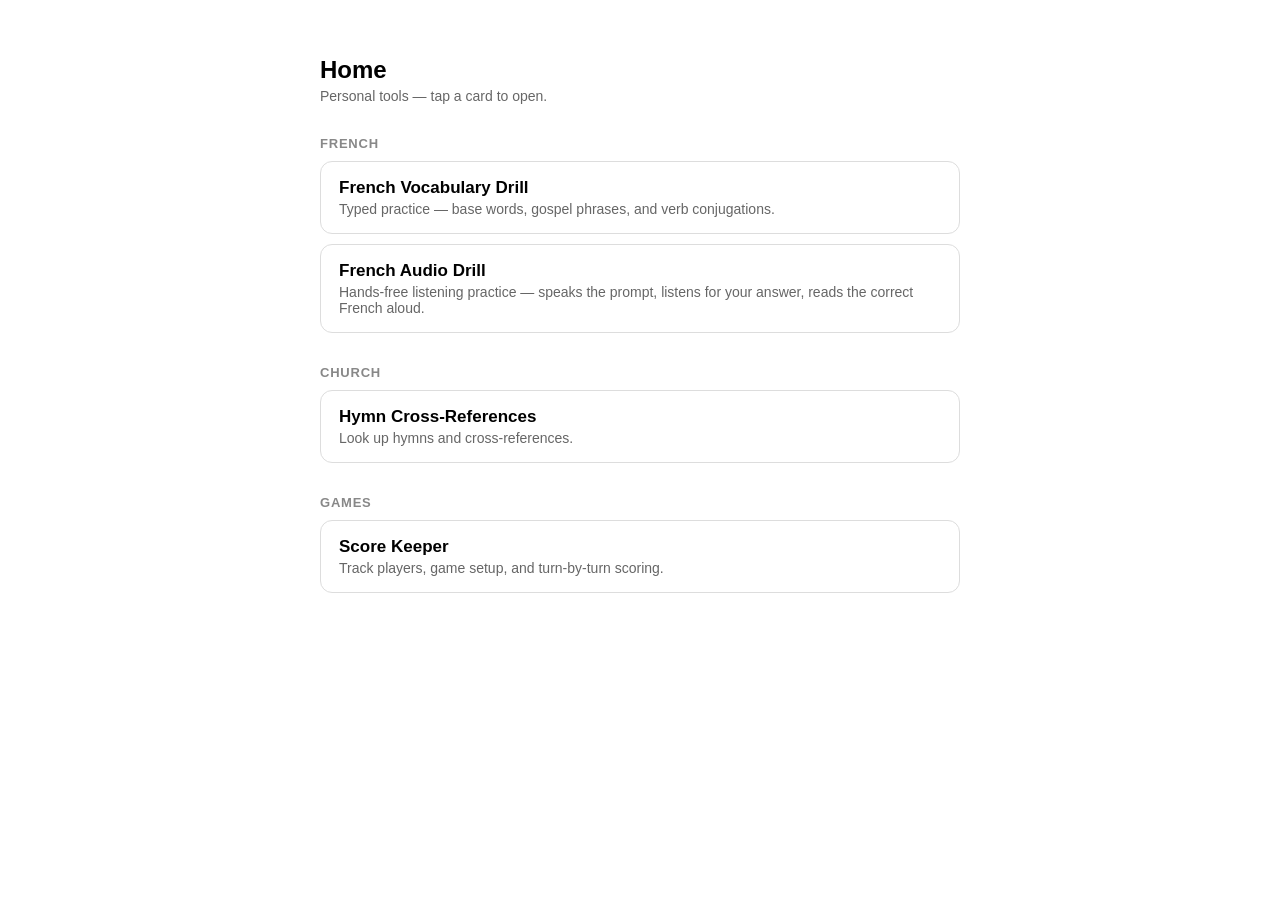
<file: index.html>
<!DOCTYPE html>
<html lang="en">
<head>
<meta charset="UTF-8">
<meta name="viewport" content="width=device-width, initial-scale=1, viewport-fit=cover">
<title>Home</title>
<style>
  :root { color-scheme: light dark; }
  body {
    font-family: -apple-system, Arial, sans-serif;
    max-width: 640px;
    margin: 0 auto;
    padding: 40px 20px 60px;
  }
  h1 { font-size: 24px; margin-bottom: 4px; }
  .subtitle { color: #666; font-size: 14px; margin-bottom: 32px; }

  .group { margin-bottom: 32px; }
  .group-title {
    font-size: 13px;
    font-weight: bold;
    text-transform: uppercase;
    letter-spacing: 0.06em;
    color: #888;
    margin-bottom: 10px;
  }

  .card {
    display: block;
    padding: 16px 18px;
    border: 1px solid #ddd;
    border-radius: 12px;
    margin-bottom: 10px;
    text-decoration: none;
    color: inherit;
    transition: border-color 120ms ease, transform 120ms ease;
  }
  .card:hover { border-color: #999; }
  .card:active { transform: scale(0.99); }

  .card-title { font-size: 17px; font-weight: 600; margin-bottom: 3px; }
  .card-desc { font-size: 14px; color: #666; }

  @media (prefers-color-scheme: dark) {
    .card { border-color: #333; }
    .card:hover { border-color: #555; }
    .group-title { color: #999; }
    .card-desc, .subtitle { color: #999; }
  }
</style>
</head>
<body>

<h1>Home</h1>
<div class="subtitle">Personal tools &mdash; tap a card to open.</div>

<div class="group">
  <div class="group-title">French</div>
  <a class="card" href="french/french_vocab_drill.html">
    <div class="card-title">French Vocabulary Drill</div>
    <div class="card-desc">Typed practice &mdash; base words, gospel phrases, and verb conjugations.</div>
  </a>
  <a class="card" href="french/french_audio_drill.html">
    <div class="card-title">French Audio Drill</div>
    <div class="card-desc">Hands-free listening practice &mdash; speaks the prompt, listens for your answer, reads the correct French aloud.</div>
  </a>
</div>

<div class="group">
  <div class="group-title">Church</div>
  <a class="card" href="church/hymns-cross-reference.html">
    <div class="card-title">Hymn Cross-References</div>
    <div class="card-desc">Look up hymns and cross-references.</div>
  </a>
</div>

<div class="group">
  <div class="group-title">Games</div>
  <a class="card" href="scorekeeper/index.html">
    <div class="card-title">Score Keeper</div>
    <div class="card-desc">Track players, game setup, and turn-by-turn scoring.</div>
  </a>
</div>

</body>
</html>
</file>
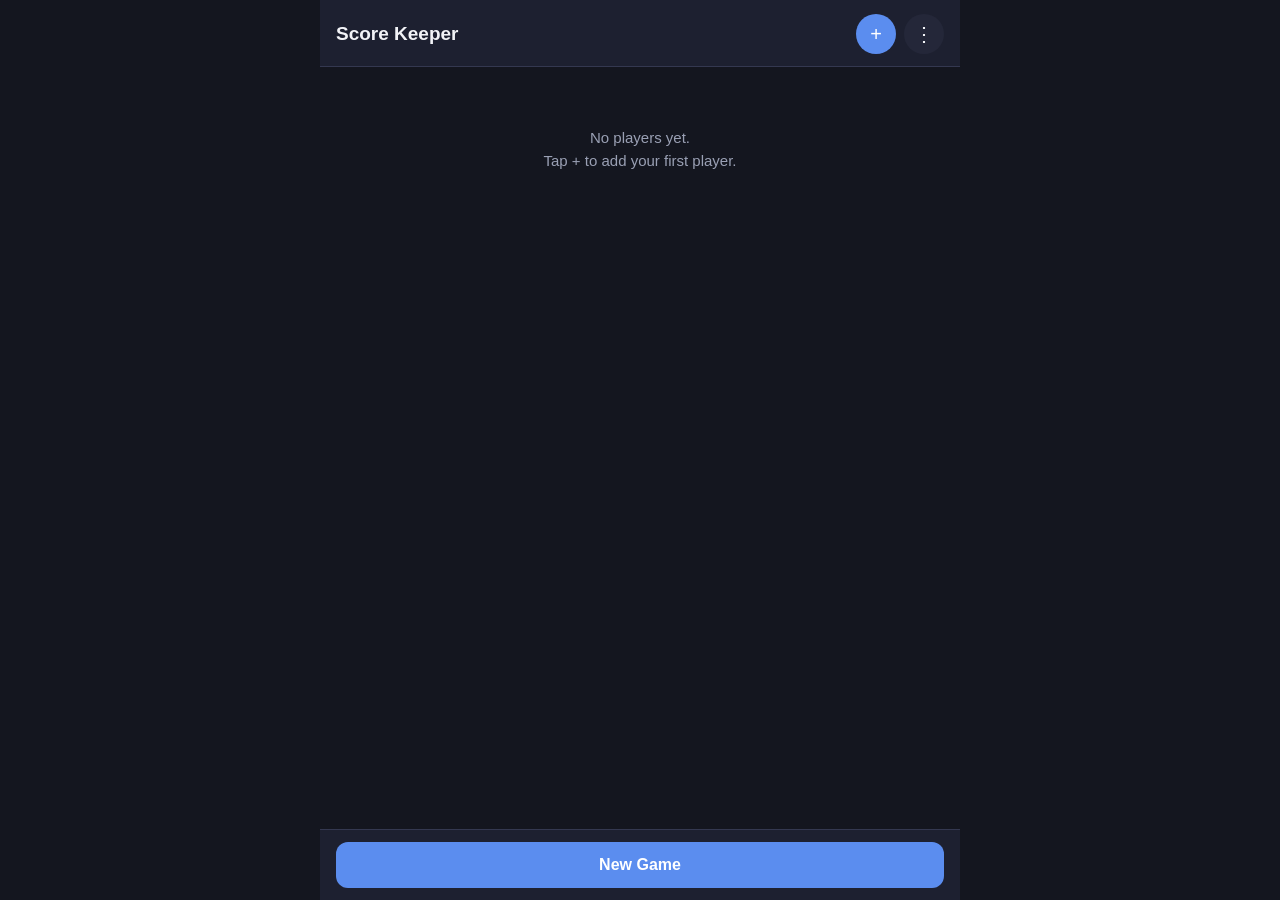
<file: scorekeeper/index.html>
<!DOCTYPE html>
<html lang="en">
<head>
<meta charset="UTF-8">
<meta name="viewport" content="width=device-width, initial-scale=1, maximum-scale=1, viewport-fit=cover">
<title>Score Keeper</title>
<meta name="description" content="Track players, game setup, and turn-by-turn scoring.">
<meta name="theme-color" content="#1b1f2a">
<link rel="manifest" href="manifest.json">
<link rel="icon" href="icons/icon-192.png">
<link rel="apple-touch-icon" href="icons/icon-192.png">
<meta name="apple-mobile-web-app-capable" content="yes">
<meta name="apple-mobile-web-app-status-bar-style" content="black-translucent">
<meta name="apple-mobile-web-app-title" content="Score Keeper">
<link rel="stylesheet" href="styles.css">
</head>
<body>
<div id="app"></div>

<!-- Templates for modals live in JS via innerHTML for simplicity -->
<input type="file" id="import-file-input" accept="application/json" style="display:none">

<script src="app.js"></script>
</body>
</html>
</file>
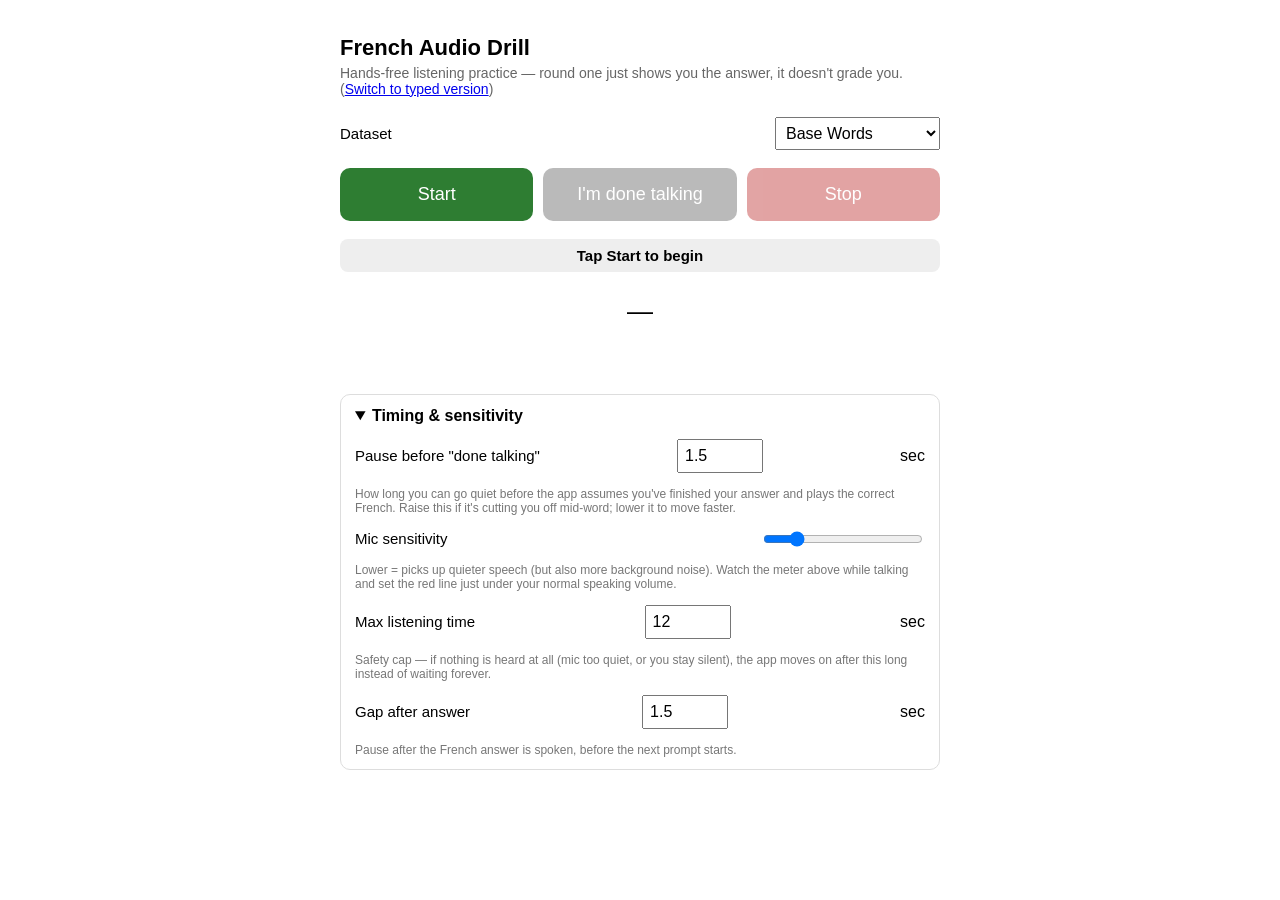
<file: french_audio_drill.html>
<!DOCTYPE html>
<html lang="en">
<head>
<meta charset="UTF-8">
<meta name="viewport" content="width=device-width, initial-scale=1, viewport-fit=cover">
<title>French Audio Drill</title>
<style>
  :root {
    color-scheme: light dark;
  }
  body {
    font-family: -apple-system, Arial, sans-serif;
    max-width: 600px;
    margin: 0 auto;
    padding: 20px 20px 60px;
  }
  h1 { font-size: 22px; margin-bottom: 4px; }
  .subtitle { color: #666; font-size: 14px; margin-bottom: 20px; }

  .row {
    display: flex;
    align-items: center;
    justify-content: space-between;
    gap: 12px;
    margin: 14px 0;
  }
  label { font-size: 15px; }
  select, input[type="number"] {
    font-size: 16px;
    padding: 6px;
  }
  input[type="range"] { width: 160px; }

  .big-buttons { display: flex; gap: 10px; margin: 18px 0; }
  button {
    flex: 1;
    padding: 16px;
    font-size: 18px;
    border-radius: 10px;
    border: none;
    cursor: pointer;
  }
  #startBtn { background: #2e7d32; color: white; }
  #stopBtn { background: #b71c1c; color: white; }
  #skipBtn { background: #555; color: white; }
  button:disabled { opacity: 0.4; cursor: default; }

  .status {
    text-align: center;
    font-size: 15px;
    font-weight: bold;
    padding: 8px;
    border-radius: 8px;
    margin: 10px 0;
    background: #eee;
  }
  .status.listening { background: #fff3cd; }
  .status.speaking { background: #d1e7ff; }
  .status.idle { background: #eee; }

  .prompt {
    font-size: 26px;
    text-align: center;
    margin: 24px 0 8px;
    min-height: 40px;
  }
  .answer {
    font-size: 20px;
    text-align: center;
    color: #2e7d32;
    min-height: 30px;
    margin-bottom: 10px;
  }

  .meter-wrap {
    position: relative;
    height: 22px;
    background: #ddd;
    border-radius: 6px;
    overflow: hidden;
    margin: 6px 0 2px;
  }
  .meter-fill {
    position: absolute;
    left: 0; top: 0; bottom: 0;
    width: 0%;
    background: #4caf50;
    transition: width 60ms linear;
  }
  .meter-threshold {
    position: absolute;
    top: 0; bottom: 0;
    width: 2px;
    background: #b71c1c;
  }

  .settings {
    border: 1px solid #ddd;
    border-radius: 10px;
    padding: 12px 14px;
    margin-top: 20px;
  }
  .settings summary {
    font-weight: bold;
    cursor: pointer;
  }
  .hint { font-size: 12px; color: #777; margin-top: 4px; }
  .wakelock-note { font-size: 12px; color: #a15c00; margin-top: 14px; }
  .error { color: #b71c1c; font-size: 14px; margin-top: 10px; white-space: pre-wrap; }
</style>
</head>
<body>

<h1>French Audio Drill</h1>
<div class="subtitle">Hands-free listening practice &mdash; round one just shows you the answer, it doesn't grade you. (<a href="french_vocab_drill.html">Switch to typed version</a>)</div>

<div class="row">
  <label for="dataset">Dataset</label>
  <select id="dataset">
    <option value="base_words.json">Base Words</option>
    <option value="gospel_phrases.json">Gospel Phrases</option>
    <option value="verb_conjugations.json">Verb Conjugations</option>
  </select>
</div>

<div class="big-buttons">
  <button id="startBtn">Start</button>
  <button id="skipBtn" disabled>I'm done talking</button>
  <button id="stopBtn" disabled>Stop</button>
</div>

<div class="status idle" id="status">Tap Start to begin</div>

<div class="prompt" id="prompt">&mdash;</div>
<div class="answer" id="answer"></div>

<div class="meter-wrap" id="meterWrap" style="display:none;">
  <div class="meter-fill" id="meterFill"></div>
  <div class="meter-threshold" id="meterThreshold"></div>
</div>
<div class="hint" id="meterHint" style="display:none;">Mic level (red line = speech threshold)</div>

<div class="error" id="error"></div>

<details class="settings" open>
  <summary>Timing &amp; sensitivity</summary>

  <div class="row">
    <label for="silence">Pause before "done talking"</label>
    <input type="number" id="silence" min="0.3" max="6" step="0.1" value="1.5" style="width: 70px;">
    <span>sec</span>
  </div>
  <div class="hint">How long you can go quiet before the app assumes you've finished your answer and plays the correct French. Raise this if it's cutting you off mid-word; lower it to move faster.</div>

  <div class="row" style="margin-top:14px;">
    <label for="threshold">Mic sensitivity</label>
    <input type="range" id="threshold" min="1" max="40" value="8">
  </div>
  <div class="hint">Lower = picks up quieter speech (but also more background noise). Watch the meter above while talking and set the red line just under your normal speaking volume.</div>

  <div class="row" style="margin-top:14px;">
    <label for="maxListen">Max listening time</label>
    <input type="number" id="maxListen" min="3" max="30" step="1" value="12" style="width: 70px;">
    <span>sec</span>
  </div>
  <div class="hint">Safety cap &mdash; if nothing is heard at all (mic too quiet, or you stay silent), the app moves on after this long instead of waiting forever.</div>

  <div class="row" style="margin-top:14px;">
    <label for="gap">Gap after answer</label>
    <input type="number" id="gap" min="0" max="6" step="0.5" value="1.5" style="width: 70px;">
    <span>sec</span>
  </div>
  <div class="hint">Pause after the French answer is spoken, before the next prompt starts.</div>
</details>

<div class="wakelock-note" id="wakelockNote"></div>

<script>
const els = {
  dataset: document.getElementById('dataset'),
  startBtn: document.getElementById('startBtn'),
  skipBtn: document.getElementById('skipBtn'),
  stopBtn: document.getElementById('stopBtn'),
  status: document.getElementById('status'),
  prompt: document.getElementById('prompt'),
  answer: document.getElementById('answer'),
  meterWrap: document.getElementById('meterWrap'),
  meterFill: document.getElementById('meterFill'),
  meterThreshold: document.getElementById('meterThreshold'),
  meterHint: document.getElementById('meterHint'),
  error: document.getElementById('error'),
  silence: document.getElementById('silence'),
  threshold: document.getElementById('threshold'),
  maxListen: document.getElementById('maxListen'),
  gap: document.getElementById('gap'),
  wakelockNote: document.getElementById('wakelockNote'),
};

let words = [];
let running = false;
let wakeLock = null;
let audioCtx = null;
let analyser = null;
let micStream = null;
let skipResolver = null; // resolves the current "listening" wait early when Skip is tapped
let sessionToken = 0; // bumps on Stop so in-flight async loops abandon themselves

function setStatus(text, cls) {
  els.status.textContent = text;
  els.status.className = 'status ' + (cls || 'idle');
}

function showError(msg) {
  els.error.textContent = msg;
}

// ---------- Data loading ----------

async function loadWords() {
  const file = els.dataset.value;
  const response = await fetch(file);
  const data = await response.json();
  words = data.map((item, i) => ({ id: i, en: item.en, fr: item.fr }));
}

function pickWord() {
  return words[Math.floor(Math.random() * words.length)];
}

// ---------- Speech synthesis ----------

function pickVoice(lang) {
  const voices = speechSynthesis.getVoices();
  return voices.find(v => v.lang === lang) || voices.find(v => v.lang && v.lang.startsWith(lang.slice(0, 2)));
}

function speak(text, lang) {
  return new Promise((resolve) => {
    if (!('speechSynthesis' in window)) { resolve(); return; }
    const utter = new SpeechSynthesisUtterance(text);
    utter.lang = lang;
    const voice = pickVoice(lang);
    if (voice) utter.voice = voice;
    utter.onend = resolve;
    utter.onerror = resolve; // never hang the loop on a TTS error
    speechSynthesis.speak(utter);
  });
}

// Chrome (esp. Android) has a known bug where speechSynthesis silently stops
// firing after long idle periods. Nudging pause/resume periodically works
// around it without any visible effect when things are already working.
let ttsHeartbeat = null;
function startTtsHeartbeat() {
  stopTtsHeartbeat();
  ttsHeartbeat = setInterval(() => {
    if (speechSynthesis.speaking) {
      speechSynthesis.pause();
      speechSynthesis.resume();
    }
  }, 8000);
}
function stopTtsHeartbeat() {
  if (ttsHeartbeat) clearInterval(ttsHeartbeat);
  ttsHeartbeat = null;
}

// ---------- Microphone / volume-based silence detection ----------

async function ensureMic() {
  if (micStream) return;
  micStream = await navigator.mediaDevices.getUserMedia({
    audio: { echoCancellation: true, noiseSuppression: true, autoGainControl: true }
  });
  audioCtx = new (window.AudioContext || window.webkitAudioContext)();
  const source = audioCtx.createMediaStreamSource(micStream);
  analyser = audioCtx.createAnalyser();
  analyser.fftSize = 1024;
  source.connect(analyser);
}

function releaseMic() {
  if (micStream) {
    micStream.getTracks().forEach(t => t.stop());
    micStream = null;
  }
  if (audioCtx) {
    audioCtx.close().catch(() => {});
    audioCtx = null;
  }
  analyser = null;
}

// Returns current mic level as 0-100.
function currentLevel() {
  if (!analyser) return 0;
  const data = new Uint8Array(analyser.fftSize);
  analyser.getByteTimeDomainData(data);
  let sumSquares = 0;
  for (let i = 0; i < data.length; i++) {
    const v = (data[i] - 128) / 128;
    sumSquares += v * v;
  }
  const rms = Math.sqrt(sumSquares / data.length);
  return Math.min(100, rms * 100 * 4); // scaled to make the meter/slider usable
}

// Waits until: mic level crosses threshold at least once, THEN stays below
// threshold for `silenceMs`. Resolves early if skip is tapped. Always
// resolves (never rejects) after `maxMs` even if nothing was heard.
function listenForSilence({ thresholdGetter, silenceMsGetter, maxMs, token }) {
  return new Promise((resolve) => {
    const start = performance.now();
    let hasStartedSpeaking = false;
    let lastAboveThreshold = start;
    let rafId = null;
    let resolved = false;

    skipResolver = () => finish();

    function finish() {
      if (resolved) return;
      resolved = true;
      skipResolver = null;
      if (rafId) cancelAnimationFrame(rafId);
      resolve();
    }

    function tick() {
      if (token !== sessionToken) { finish(); return; }
      const now = performance.now();
      const level = currentLevel();
      const threshold = thresholdGetter();

      els.meterFill.style.width = Math.min(100, level) + '%';
      els.meterThreshold.style.left = Math.min(100, threshold) + '%';

      if (level > threshold) {
        hasStartedSpeaking = true;
        lastAboveThreshold = now;
      }

      if (hasStartedSpeaking && (now - lastAboveThreshold) > silenceMsGetter() * 1000) {
        finish();
        return;
      }
      if ((now - start) > maxMs) {
        finish();
        return;
      }
      rafId = requestAnimationFrame(tick);
    }
    rafId = requestAnimationFrame(tick);
  });
}

// ---------- Wake lock ----------

async function requestWakeLock() {
  if (!('wakeLock' in navigator)) {
    els.wakelockNote.textContent = 'Screen Wake Lock isn’t supported in this browser — the screen may dim/lock during practice.';
    return;
  }
  try {
    wakeLock = await navigator.wakeLock.request('screen');
    els.wakelockNote.textContent = 'Screen will stay on during practice. Note: this only prevents auto-sleep — it does NOT let practice continue if you manually lock the phone or switch apps; the browser tab must stay open and visible.';
    wakeLock.addEventListener('release', () => {
      wakeLock = null;
    });
  } catch (err) {
    els.wakelockNote.textContent = 'Could not get a screen wake lock (' + err.message + '). The screen may dim/lock during practice.';
  }
}

function releaseWakeLock() {
  if (wakeLock) {
    wakeLock.release().catch(() => {});
    wakeLock = null;
  }
}

document.addEventListener('visibilitychange', async () => {
  if (running && document.visibilityState === 'visible' && !wakeLock) {
    await requestWakeLock();
  }
});

// ---------- Main loop ----------

async function runLoop(token) {
  while (running && token === sessionToken) {
    const item = pickWord();

    els.answer.textContent = '';
    els.prompt.textContent = item.en;
    setStatus('Speaking prompt…', 'speaking');
    await speak(item.en, 'en-US');
    if (token !== sessionToken) return;

    setStatus('Listening… speak your answer', 'listening');
    els.skipBtn.disabled = false;
    await listenForSilence({
      thresholdGetter: () => Number(els.threshold.value),
      silenceMsGetter: () => Number(els.silence.value),
      maxMs: Number(els.maxListen.value) * 1000,
      token,
    });
    els.skipBtn.disabled = true;
    if (token !== sessionToken) return;

    const answerText = item.fr.join(', ou ');
    els.answer.textContent = answerText;
    setStatus('Answer', 'speaking');
    await speak(answerText, 'fr-FR');
    if (token !== sessionToken) return;

    const gapMs = Number(els.gap.value) * 1000;
    await new Promise(r => setTimeout(r, gapMs));
  }
}

// ---------- Controls ----------

els.startBtn.addEventListener('click', async () => {
  showError('');
  try {
    els.startBtn.disabled = true;
    setStatus('Starting…', 'idle');

    await loadWords();
    if (!words.length) throw new Error('No entries found in ' + els.dataset.value);

    await ensureMic();
    await requestWakeLock();
    startTtsHeartbeat();

    els.meterWrap.style.display = 'block';
    els.meterHint.style.display = 'block';
    els.dataset.disabled = true;
    els.stopBtn.disabled = false;

    running = true;
    sessionToken++;
    runLoop(sessionToken);
  } catch (err) {
    showError('Could not start: ' + err.message + '\n\nMake sure this page is loaded over https:// (or localhost) and you allow microphone access when prompted.');
    els.startBtn.disabled = false;
  }
});

els.skipBtn.addEventListener('click', () => {
  if (skipResolver) skipResolver();
});

els.stopBtn.addEventListener('click', () => {
  running = false;
  sessionToken++;
  speechSynthesis.cancel();
  stopTtsHeartbeat();
  releaseMic();
  releaseWakeLock();

  els.startBtn.disabled = false;
  els.skipBtn.disabled = true;
  els.stopBtn.disabled = true;
  els.dataset.disabled = false;
  els.meterWrap.style.display = 'none';
  els.meterHint.style.display = 'none';
  setStatus('Stopped', 'idle');
  els.prompt.textContent = '—';
  els.answer.textContent = '';
});

// Warm up the voice list (Chrome loads it asynchronously).
if ('speechSynthesis' in window) {
  speechSynthesis.onvoiceschanged = () => speechSynthesis.getVoices();
}
</script>

</body>
</html>
</file>
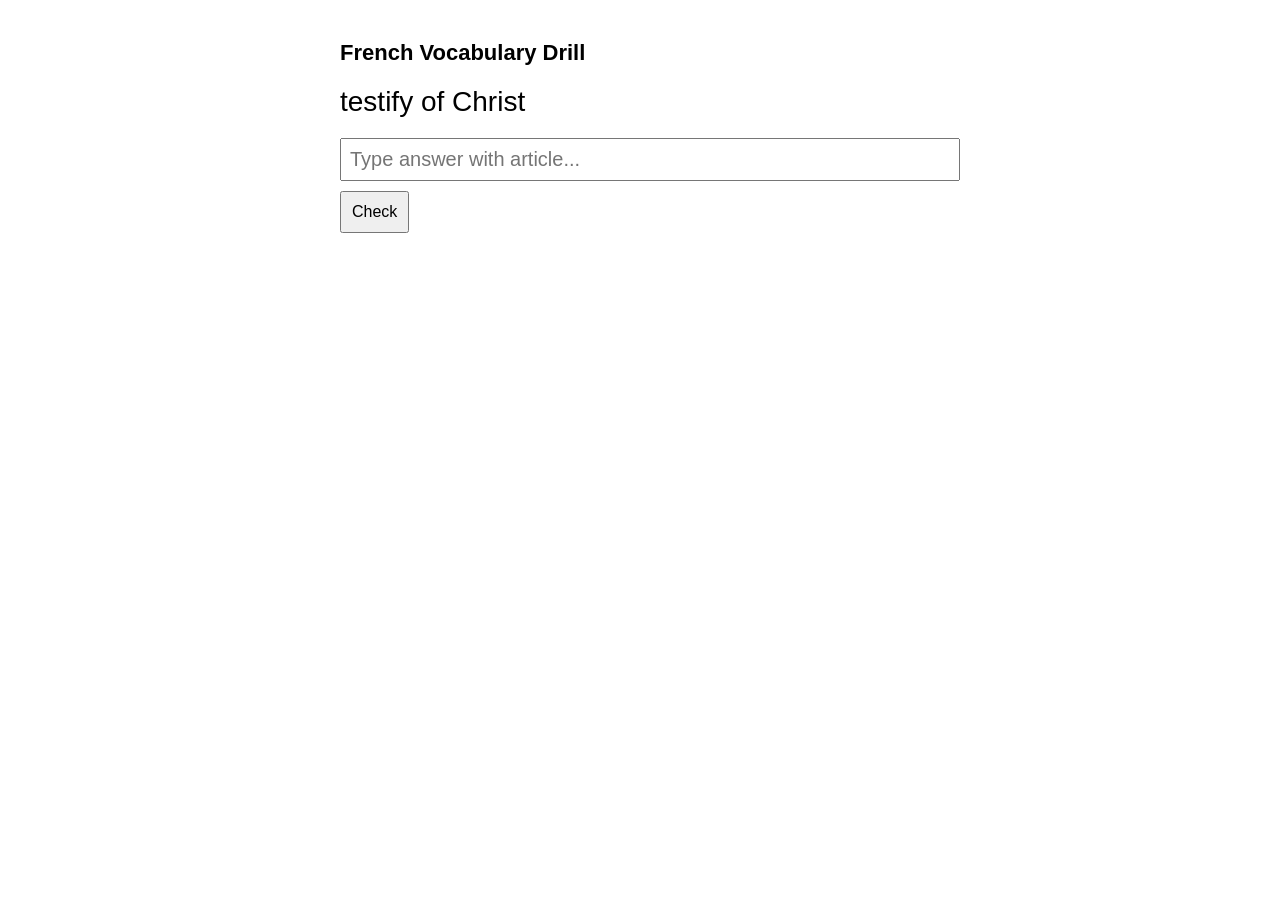
<file: french_nouns.html>
<!DOCTYPE html>
<html lang="en">
<head>
<meta charset="UTF-8">
<title>French Noun Drill</title>
<style>
  body { font-family: Arial; max-width: 600px; margin: 40px auto; }
  h1 { font-size: 22px; }
  .prompt { font-size: 28px; margin: 20px 0; }
  input { font-size: 20px; padding: 8px; width: 100%; }
  button { margin-top: 10px; padding: 10px; font-size: 16px; }
  .result { margin-top: 15px; font-weight: bold; }
  .alt { color: #555; font-size: 14px; margin-top: 5px; }
</style>
</head>
<body>

<h1>French Vocabulary Drill</h1>

<div class="prompt" id="prompt"></div>

<input id="answer" placeholder="Type answer with article..." onkeydown="handleKey(event)" />
<button onclick="checkAnswer()">Check</button>

<div class="result" id="result"></div>
<div class="alt" id="alts"></div>

<script>

// DATASET (expandable to 1000 easily)
let words = [];
let current = null;

async function loadWords() {
  const response = await fetch("gospel_phrases.json");
  const data = await response.json();

  words = data.map((item, i) => ({
    id: i,
    en: item.en,
    fr: item.fr,
    correct: 0
  }));

  nextWord();
}


// Normalize helper
function normalize(str) {
  return str.toLowerCase()
            .trim()
            .replace(/’/g, "'"); // normalize apostrophes
}


function nextWord() {
  document.getElementById("answer").value = "";
  document.getElementById("result").textContent = "";
  document.getElementById("alts").textContent = "";

  current = words[Math.floor(Math.random() * words.length)];
  document.getElementById("prompt").textContent = current.en;
}

function checkAnswer() {
  const user = normalize(document.getElementById("answer").value);
  const correctAnswers = current.fr.map(normalize);

  const resultEl = document.getElementById("result");
  const altEl = document.getElementById("alts");

  const isCorrect = correctAnswers.includes(user);
  const hasMultiple = current.fr.length > 1;

  if (isCorrect) {
    resultEl.textContent = "✅ Correct";

    // Show alternatives if multiple answers exist
    if (hasMultiple) {
      altEl.textContent = "Also: " + current.fr.join(" / ");
    } else {
      altEl.textContent = "";
    }
  } else {
    resultEl.textContent = "❌ Incorrect";
    altEl.textContent = "✅ " + current.fr.join(" / ");
  }

  // Longer delay if showing multiple answers
  const delay = (isCorrect && hasMultiple) || !isCorrect ? 2200 : 1200;

  setTimeout(nextWord, delay);
}


loadWords();

function handleKey(event) {
  if (event.key === "Enter") {
    checkAnswer();
  }
}
</script>

</body>
</html>
</file>
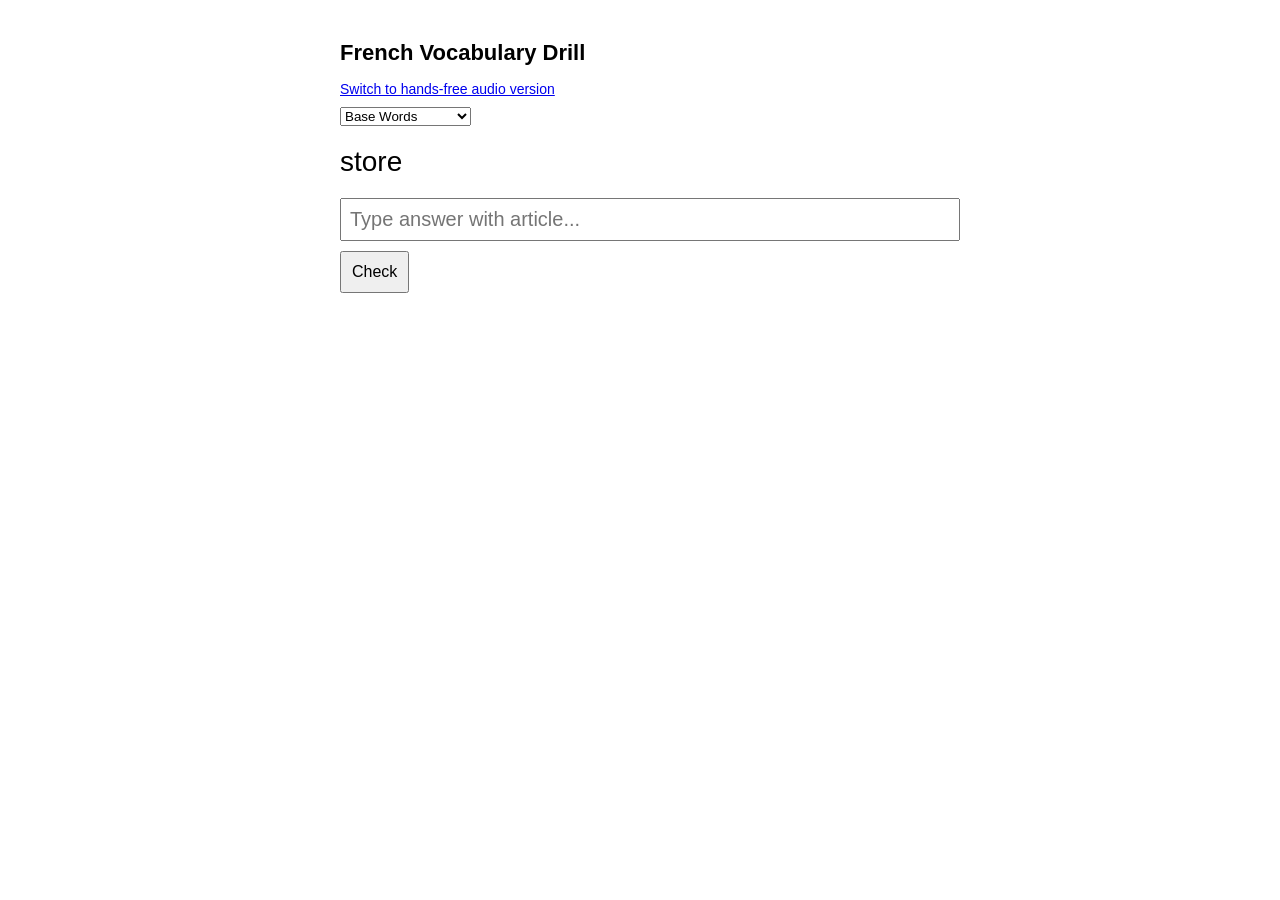
<file: french_vocab_drill.html>
<!DOCTYPE html>
<html lang="en">
<head>
<meta charset="UTF-8">
<title>French Vocab Drill</title>
<style>
  body { font-family: Arial; max-width: 600px; margin: 40px auto; }
  h1 { font-size: 22px; }
  .prompt { font-size: 28px; margin: 20px 0; }
  input { font-size: 20px; padding: 8px; width: 100%; }
  button { margin-top: 10px; padding: 10px; font-size: 16px; }
  .result { margin-top: 15px; font-weight: bold; }
  .alt { color: #555; font-size: 14px; margin-top: 5px; }
</style>
</head>
<body>

<h1>French Vocabulary Drill</h1>
<div style="font-size:14px;margin-bottom:10px;"><a href="french_audio_drill.html">Switch to hands-free audio version</a></div>

<select id="dataset" onchange="loadWords()">
  <option value="base_words.json">Base Words</option>
  <option value="gospel_phrases.json">Gospel Phrases</option>
  <option value="verb_conjugations.json">Verb Conjugations</option>
</select>

<div class="prompt" id="prompt"></div>

<input id="answer" placeholder="Type answer with article..." onkeydown="handleKey(event)" />
<button onclick="checkAnswer()">Check</button>

<div class="result" id="result"></div>
<div class="alt" id="alts"></div>

<script>

// DATASET (expandable to 1000 easily)
let words = [];
let current = null;

async function loadWords() {
  const file = document.getElementById("dataset").value;

  const response = await fetch(file);
  const data = await response.json();

  words = data.map((item, i) => ({
    id: i,
    en: item.en,
    fr: item.fr,
    correct: 0
  }));

  nextWord();
}



// Normalize helper
function normalize(str) {
  return str.toLowerCase()
            .trim()
            .replace(/’/g, "'"); // normalize apostrophes
}


function nextWord() {
  document.getElementById("answer").value = "";
  document.getElementById("result").textContent = "";
  document.getElementById("alts").textContent = "";

  current = words[Math.floor(Math.random() * words.length)];
  document.getElementById("prompt").textContent = current.en;
}

function checkAnswer() {
  const user = normalize(document.getElementById("answer").value);
  const correctAnswers = current.fr.map(normalize);

  const resultEl = document.getElementById("result");
  const altEl = document.getElementById("alts");

  const isCorrect = correctAnswers.includes(user);
  const hasMultiple = current.fr.length > 1;

  if (isCorrect) {
    resultEl.textContent = "✅ Correct";

    // Show alternatives if multiple answers exist
    if (hasMultiple) {
      altEl.textContent = "Also: " + current.fr.join(" / ");
    } else {
      altEl.textContent = "";
    }
  } else {
    resultEl.textContent = "❌ Incorrect";
    altEl.textContent = "✅ " + current.fr.join(" / ");
  }

  // Longer delay if showing multiple answers
  const delay = (isCorrect && hasMultiple) || !isCorrect ? 2200 : 1200;

  setTimeout(nextWord, delay);
}


window.onload = loadWords;

function handleKey(event) {
  if (event.key === "Enter") {
    checkAnswer();
  }
}
</script>

</body>
</html>
</file>
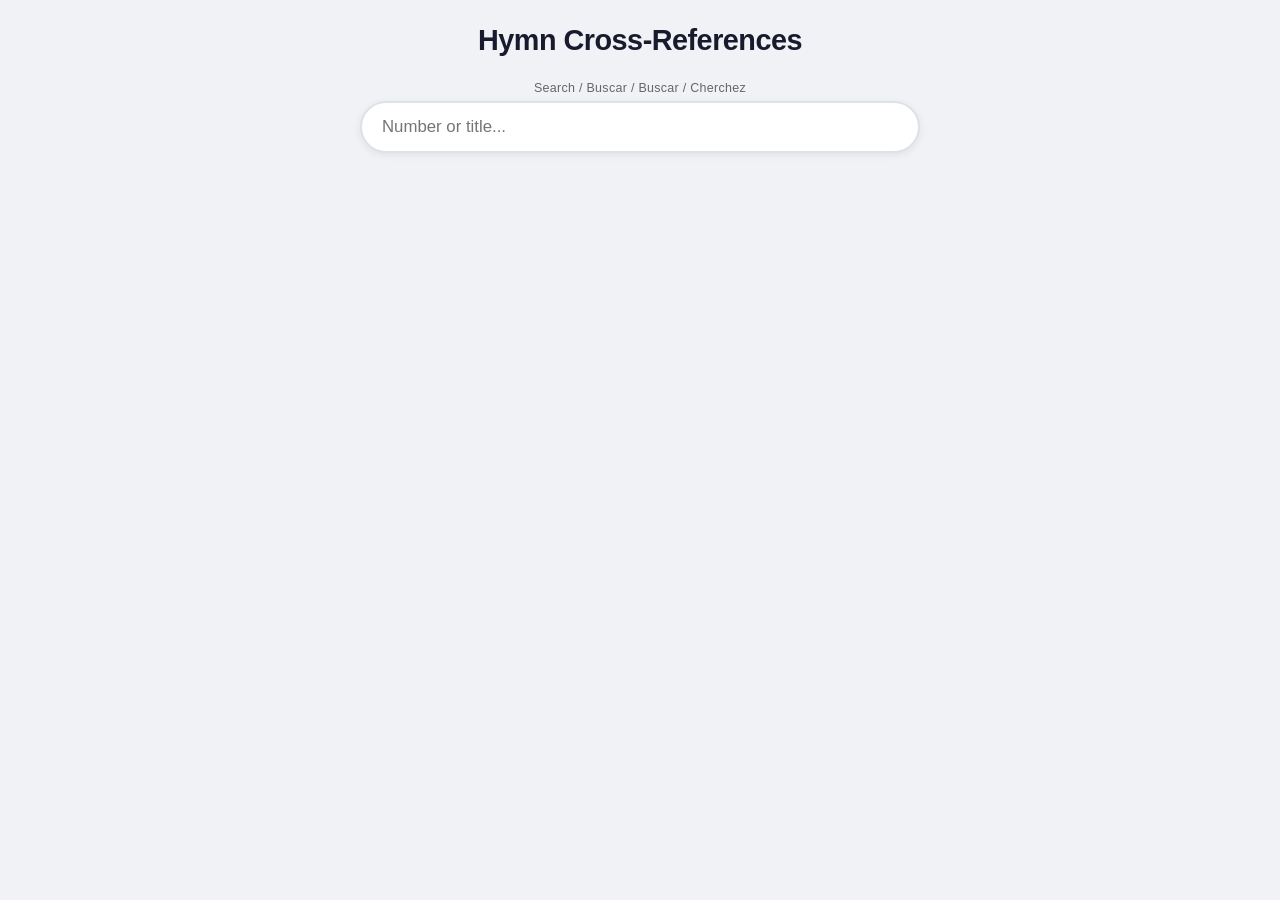
<file: hymns-cross-reference.html>
<!DOCTYPE html>
<html lang="en">
<head>
<meta charset="UTF-8">
<meta name="viewport" content="width=device-width, initial-scale=1.0">
<title>Hymn Cross-References</title>
<style>
  * { box-sizing: border-box; margin: 0; padding: 0; }

  body {
    font-family: -apple-system, BlinkMacSystemFont, 'Segoe UI', Roboto, sans-serif;
    background: #f0f2f5;
    min-height: 100vh;
    padding: 24px 16px;
    color: #1a1a2e;
  }

  h1 {
    text-align: center;
    font-size: 1.8rem;
    font-weight: 700;
    color: #1a1a2e;
    margin-bottom: 24px;
    letter-spacing: -0.5px;
  }

  .search-container {
    max-width: 560px;
    margin: 0 auto 28px;
    position: relative;
  }

  .search-label {
    display: block;
    font-size: 0.78rem;
    color: #666;
    margin-bottom: 6px;
    text-align: center;
    letter-spacing: 0.3px;
  }

  .search-input {
    width: 100%;
    padding: 14px 20px;
    font-size: 1.05rem;
    border: 2px solid #dde1ea;
    border-radius: 50px;
    outline: none;
    background: #fff;
    box-shadow: 0 2px 8px rgba(0,0,0,0.07);
    transition: border-color 0.2s, box-shadow 0.2s;
  }

  .search-input:focus {
    border-color: #4a6fa5;
    box-shadow: 0 2px 12px rgba(74,111,165,0.18);
  }

  .results {
    max-width: 560px;
    margin: 0 auto;
    display: flex;
    flex-direction: column;
    gap: 10px;
  }

  .no-results {
    text-align: center;
    color: #888;
    font-size: 0.95rem;
    margin-top: 20px;
  }

  .card {
    background: #fff;
    border-radius: 14px;
    box-shadow: 0 2px 10px rgba(0,0,0,0.09);
    overflow: hidden;
    transition: box-shadow 0.2s;
  }

  .card:hover {
    box-shadow: 0 4px 18px rgba(0,0,0,0.14);
  }

  .card-header {
    display: flex;
    align-items: center;
    padding: 14px 18px;
    gap: 10px;
    user-select: none;
  }

  .lang-badge {
    font-size: 0.68rem;
    font-weight: 700;
    letter-spacing: 0.8px;
    padding: 3px 8px;
    border-radius: 20px;
    flex-shrink: 0;
    color: #fff;
  }

  /* Language badge colors are injected dynamically by JS.
     Known languages have fixed colors; new languages cycle through a fallback palette. */

  .card-number {
    font-size: 0.9rem;
    font-weight: 600;
    color: #555;
    flex-shrink: 0;
    min-width: 28px;
  }

  .card-title-link {
    font-size: 1rem;
    font-weight: 500;
    flex: 1;
    color: #1a1a2e;
    text-decoration: none;
  }

  .card-title-link:hover {
    text-decoration: underline;
    color: #4a6fa5;
  }

  .triangle-btn {
    background: none;
    border: none;
    padding: 4px 6px;
    cursor: pointer;
    font-size: 0.75rem;
    color: #aaa;
    flex-shrink: 0;
    transition: transform 0.25s ease, color 0.15s;
    display: inline-block;
    line-height: 1;
  }

  .triangle-btn:hover {
    color: #555;
  }

  .triangle-btn.open {
    transform: rotate(90deg);
  }

  .card-xrefs {
    display: none;
    border-top: 1px solid #eef0f4;
    padding: 10px 18px 14px;
    background: #f8f9fb;
  }

  .card-xrefs.open {
    display: block;
  }

  .xref-label {
    font-size: 0.72rem;
    font-weight: 600;
    color: #999;
    letter-spacing: 0.5px;
    text-transform: uppercase;
    margin-bottom: 8px;
  }

  .xref-row {
    display: flex;
    align-items: center;
    gap: 10px;
    padding: 6px 0;
    border-bottom: 1px solid #edf0f4;
  }

  .xref-row:last-child {
    border-bottom: none;
  }

  .xref-number {
    font-size: 0.85rem;
    font-weight: 600;
    color: #666;
    min-width: 28px;
  }

  .xref-title-link {
    font-size: 0.9rem;
    color: #333;
    text-decoration: none;
  }

  .xref-title-link:hover {
    text-decoration: underline;
    color: #4a6fa5;
  }
</style>
</head>
<body>

<h1>Hymn Cross-References</h1>

<div class="search-container">
  <span class="search-label">Search / Buscar / Buscar / Cherchez</span>
  <input class="search-input" type="text" id="searchInput" placeholder="Number or title..." autocomplete="off" />
</div>

<div class="results" id="results"></div>

<script>
// Fixed colors for known languages. Any language not listed here
// will receive a color from FALLBACK_PALETTE based on its position.
const LANG_COLORS = {
  ENG: '#4a6fa5',
  ESP: '#c0392b',
  POR: '#27ae60',
  FRA: '#8e44ad'
};
const FALLBACK_PALETTE = ['#e67e22', '#16a085', '#2c3e50', '#d35400', '#1abc9c', '#e74c3c'];

function injectLangStyles(langKeys) {
  const style = document.createElement('style');
  langKeys.forEach((lang, i) => {
    const color = LANG_COLORS[lang] || FALLBACK_PALETTE[i % FALLBACK_PALETTE.length];
    style.textContent += `.lang-${lang} { background: ${color}; }\n`;
  });
  document.head.appendChild(style);
}

fetch('hymns-data.json')
  .then(r => {
    if (!r.ok) throw new Error('Failed to load hymns-data.json');
    return r.json();
  })
  .then(data => {
    const HYMNS     = data.hymns;
    const CROSS_REF = data.crossRef;
    const LANG_KEYS = Object.keys(HYMNS);

    injectLangStyles(LANG_KEYS);

    // Build reverse lookup: numToSlugs[lang][num] = [slug, ...]
    const numToSlugs = {};
    LANG_KEYS.forEach(lang => { numToSlugs[lang] = {}; });
    Object.entries(CROSS_REF).forEach(([slug, entry]) => {
      LANG_KEYS.forEach(lang => {
        const num = entry[lang.toLowerCase()];
        if (num && num !== '*') {
          if (!numToSlugs[lang][num]) numToSlugs[lang][num] = [];
          numToSlugs[lang][num].push(slug);
        }
      });
    });

    function getXRefs(lang, num) {
      const slugs = numToSlugs[lang][num] || [];
      const results = [];
      slugs.forEach(slug => {
        const entry = CROSS_REF[slug];
        LANG_KEYS.forEach(otherLang => {
          if (otherLang === lang) return;
          const val = entry[otherLang.toLowerCase()];
          if (val && val !== '*') {
            const hymn = HYMNS[otherLang][val];
            if (hymn && !results.find(r => r.lang === otherLang && r.num === val)) {
              results.push({ lang: otherLang, num: val, title: hymn.title, url: hymn.url });
            }
          }
        });
      });
      return results;
    }

    function createCard(lang, num, title, url) {
      const xrefs = getXRefs(lang, num);
      const hasXrefs = xrefs.length > 0;

      const card = document.createElement('div');
      card.className = 'card';

      const header = document.createElement('div');
      header.className = 'card-header';

      const badge = document.createElement('span');
      badge.className = 'lang-badge lang-' + lang;
      badge.textContent = lang;

      const number = document.createElement('span');
      number.className = 'card-number';
      number.textContent = num;

      const titleLink = document.createElement('a');
      titleLink.className = 'card-title-link';
      titleLink.href = url;
      titleLink.target = '_blank';
      titleLink.rel = 'noopener noreferrer';
      titleLink.textContent = title;

      header.appendChild(badge);
      header.appendChild(number);
      header.appendChild(titleLink);

      if (hasXrefs) {
        const tri = document.createElement('button');
        tri.className = 'triangle-btn';
        tri.textContent = '▶';
        tri.setAttribute('aria-label', 'Show cross-references');
        header.appendChild(tri);

        const xrefPanel = document.createElement('div');
        xrefPanel.className = 'card-xrefs';

        const xrefLabel = document.createElement('div');
        xrefLabel.className = 'xref-label';
        xrefLabel.textContent = 'Cross-references';
        xrefPanel.appendChild(xrefLabel);

        xrefs.forEach(xr => {
          const row = document.createElement('div');
          row.className = 'xref-row';

          const xBadge = document.createElement('span');
          xBadge.className = 'lang-badge lang-' + xr.lang;
          xBadge.textContent = xr.lang;

          const xNum = document.createElement('span');
          xNum.className = 'xref-number';
          xNum.textContent = xr.num;

          const xLink = document.createElement('a');
          xLink.className = 'xref-title-link';
          xLink.href = xr.url;
          xLink.target = '_blank';
          xLink.rel = 'noopener noreferrer';
          xLink.textContent = xr.title;

          row.appendChild(xBadge);
          row.appendChild(xNum);
          row.appendChild(xLink);
          xrefPanel.appendChild(row);
        });

        card.appendChild(header);
        card.appendChild(xrefPanel);

        tri.addEventListener('click', (e) => {
          e.stopPropagation();
          const open = xrefPanel.classList.toggle('open');
          tri.classList.toggle('open', open);
        });
      } else {
        card.appendChild(header);
      }

      return card;
    }

    function search(query) {
      const resultsEl = document.getElementById('results');
      resultsEl.innerHTML = '';

      const q = query.trim();
      if (!q) return;

      const isNumeric = /^\d+[a-z]?$/i.test(q);
      const cards = [];

      if (isNumeric) {
        LANG_KEYS.forEach(lang => {
          const hymn = HYMNS[lang][q];
          if (hymn) cards.push(createCard(lang, q, hymn.title, hymn.url));
        });
      } else {
        const ql = q.toLowerCase();
        LANG_KEYS.forEach(lang => {
          Object.entries(HYMNS[lang]).forEach(([num, hymn]) => {
            if (hymn.title.toLowerCase().includes(ql)) {
              cards.push(createCard(lang, num, hymn.title, hymn.url));
            }
          });
        });
      }

      if (!cards.length) {
        const msg = document.createElement('div');
        msg.className = 'no-results';
        msg.textContent = 'No hymns found.';
        resultsEl.appendChild(msg);
      } else {
        cards.forEach(c => resultsEl.appendChild(c));
      }
    }

    document.getElementById('searchInput').addEventListener('input', e => search(e.target.value));
  })
  .catch(err => {
    document.getElementById('results').innerHTML =
      '<div class="no-results">Error loading hymn data: ' + err.message + '</div>';
  });
</script>
</body>
</html>
</file>
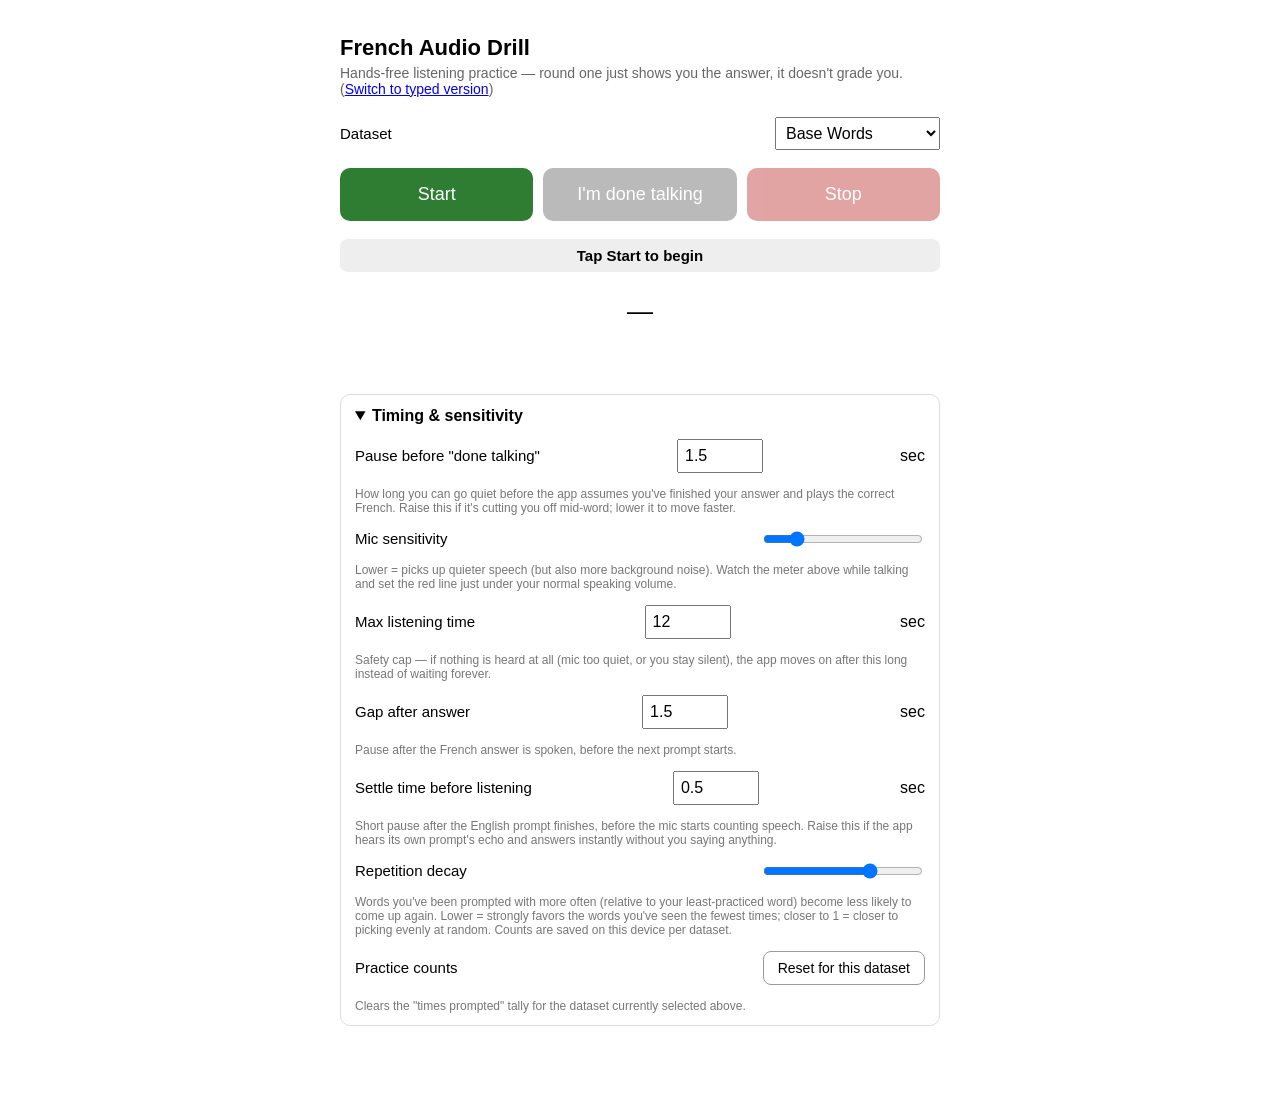
<file: french/french_audio_drill.html>
<!DOCTYPE html>
<html lang="en">
<head>
<meta charset="UTF-8">
<meta name="viewport" content="width=device-width, initial-scale=1, viewport-fit=cover">
<title>French Audio Drill</title>
<style>
  :root {
    color-scheme: light dark;
  }
  body {
    font-family: -apple-system, Arial, sans-serif;
    max-width: 600px;
    margin: 0 auto;
    padding: 20px 20px 60px;
  }
  h1 { font-size: 22px; margin-bottom: 4px; }
  .subtitle { color: #666; font-size: 14px; margin-bottom: 20px; }

  .row {
    display: flex;
    align-items: center;
    justify-content: space-between;
    gap: 12px;
    margin: 14px 0;
  }
  label { font-size: 15px; }
  select, input[type="number"] {
    font-size: 16px;
    padding: 6px;
  }
  input[type="range"] { width: 160px; }

  .big-buttons { display: flex; gap: 10px; margin: 18px 0; }
  button {
    flex: 1;
    padding: 16px;
    font-size: 18px;
    border-radius: 10px;
    border: none;
    cursor: pointer;
  }
  #startBtn { background: #2e7d32; color: white; }
  #stopBtn { background: #b71c1c; color: white; }
  #skipBtn { background: #555; color: white; }
  button:disabled { opacity: 0.4; cursor: default; }

  .status {
    text-align: center;
    font-size: 15px;
    font-weight: bold;
    padding: 8px;
    border-radius: 8px;
    margin: 10px 0;
    background: #eee;
  }
  .status.listening { background: #fff3cd; }
  .status.speaking { background: #d1e7ff; }
  .status.idle { background: #eee; }

  .prompt {
    font-size: 26px;
    text-align: center;
    margin: 24px 0 8px;
    min-height: 40px;
  }
  .answer {
    font-size: 20px;
    text-align: center;
    color: #2e7d32;
    min-height: 30px;
    margin-bottom: 10px;
  }

  .meter-wrap {
    position: relative;
    height: 22px;
    background: #ddd;
    border-radius: 6px;
    overflow: hidden;
    margin: 6px 0 2px;
  }
  .meter-fill {
    position: absolute;
    left: 0; top: 0; bottom: 0;
    width: 0%;
    background: #4caf50;
    transition: width 60ms linear;
  }
  .meter-threshold {
    position: absolute;
    top: 0; bottom: 0;
    width: 2px;
    background: #b71c1c;
  }

  .settings {
    border: 1px solid #ddd;
    border-radius: 10px;
    padding: 12px 14px;
    margin-top: 20px;
  }
  .settings summary {
    font-weight: bold;
    cursor: pointer;
  }
  .hint { font-size: 12px; color: #777; margin-top: 4px; }
  .wakelock-note { font-size: 12px; color: #a15c00; margin-top: 14px; }
  .error { color: #b71c1c; font-size: 14px; margin-top: 10px; white-space: pre-wrap; }
</style>
</head>
<body>

<h1>French Audio Drill</h1>
<div class="subtitle">Hands-free listening practice &mdash; round one just shows you the answer, it doesn't grade you. (<a href="french_vocab_drill.html">Switch to typed version</a>)</div>

<div class="row">
  <label for="dataset">Dataset</label>
  <select id="dataset">
    <option value="base_words.json">Base Words</option>
    <option value="gospel_phrases.json">Gospel Phrases</option>
    <option value="verb_conjugations.json">Verb Conjugations</option>
    <option value="french_verb_infinitives.json">Verb Infinitives</option>
  </select>
</div>

<div class="big-buttons">
  <button id="startBtn">Start</button>
  <button id="skipBtn" disabled>I'm done talking</button>
  <button id="stopBtn" disabled>Stop</button>
</div>

<div class="status idle" id="status">Tap Start to begin</div>

<div class="prompt" id="prompt">&mdash;</div>
<div class="answer" id="answer"></div>

<div class="meter-wrap" id="meterWrap" style="display:none;">
  <div class="meter-fill" id="meterFill"></div>
  <div class="meter-threshold" id="meterThreshold"></div>
</div>
<div class="hint" id="meterHint" style="display:none;">Mic level (red line = speech threshold)</div>

<div class="error" id="error"></div>

<details class="settings" open>
  <summary>Timing &amp; sensitivity</summary>

  <div class="row">
    <label for="silence">Pause before "done talking"</label>
    <input type="number" id="silence" min="0.3" max="6" step="0.1" value="1.5" style="width: 70px;">
    <span>sec</span>
  </div>
  <div class="hint">How long you can go quiet before the app assumes you've finished your answer and plays the correct French. Raise this if it's cutting you off mid-word; lower it to move faster.</div>

  <div class="row" style="margin-top:14px;">
    <label for="threshold">Mic sensitivity</label>
    <input type="range" id="threshold" min="1" max="40" value="8">
  </div>
  <div class="hint">Lower = picks up quieter speech (but also more background noise). Watch the meter above while talking and set the red line just under your normal speaking volume.</div>

  <div class="row" style="margin-top:14px;">
    <label for="maxListen">Max listening time</label>
    <input type="number" id="maxListen" min="3" max="30" step="1" value="12" style="width: 70px;">
    <span>sec</span>
  </div>
  <div class="hint">Safety cap &mdash; if nothing is heard at all (mic too quiet, or you stay silent), the app moves on after this long instead of waiting forever.</div>

  <div class="row" style="margin-top:14px;">
    <label for="gap">Gap after answer</label>
    <input type="number" id="gap" min="0" max="6" step="0.5" value="1.5" style="width: 70px;">
    <span>sec</span>
  </div>
  <div class="hint">Pause after the French answer is spoken, before the next prompt starts.</div>

  <div class="row" style="margin-top:14px;">
    <label for="settle">Settle time before listening</label>
    <input type="number" id="settle" min="0" max="2" step="0.1" value="0.5" style="width: 70px;">
    <span>sec</span>
  </div>
  <div class="hint">Short pause after the English prompt finishes, before the mic starts counting speech. Raise this if the app hears its own prompt's echo and answers instantly without you saying anything.</div>

  <div class="row" style="margin-top:14px;">
    <label for="decay">Repetition decay</label>
    <input type="range" id="decay" min="0" max="0.95" step="0.05" value="0.65">
  </div>
  <div class="hint">Words you've been prompted with more often (relative to your least-practiced word) become less likely to come up again. Lower = strongly favors the words you've seen the fewest times; closer to 1 = closer to picking evenly at random. Counts are saved on this device per dataset.</div>

  <div class="row" style="margin-top:14px;">
    <label>Practice counts</label>
    <button id="resetCountsBtn" type="button" style="flex:0 0 auto;padding:8px 14px;font-size:14px;border-radius:8px;border:1px solid #999;background:transparent;">Reset for this dataset</button>
  </div>
  <div class="hint" id="resetCountsHint">Clears the "times prompted" tally for the dataset currently selected above.</div>
</details>

<div class="wakelock-note" id="wakelockNote"></div>

<script>
const els = {
  dataset: document.getElementById('dataset'),
  startBtn: document.getElementById('startBtn'),
  skipBtn: document.getElementById('skipBtn'),
  stopBtn: document.getElementById('stopBtn'),
  status: document.getElementById('status'),
  prompt: document.getElementById('prompt'),
  answer: document.getElementById('answer'),
  meterWrap: document.getElementById('meterWrap'),
  meterFill: document.getElementById('meterFill'),
  meterThreshold: document.getElementById('meterThreshold'),
  meterHint: document.getElementById('meterHint'),
  error: document.getElementById('error'),
  silence: document.getElementById('silence'),
  threshold: document.getElementById('threshold'),
  maxListen: document.getElementById('maxListen'),
  gap: document.getElementById('gap'),
  settle: document.getElementById('settle'),
  decay: document.getElementById('decay'),
  resetCountsBtn: document.getElementById('resetCountsBtn'),
  wakelockNote: document.getElementById('wakelockNote'),
};

// Reads a numeric settings field, falling back to a safe default if the
// field is temporarily empty/invalid (e.g. mid-edit on a mobile keyboard).
// Without this, an empty field reads as NaN, and any comparison against NaN
// is always false — silently disabling whichever timeout depends on it.
function numOr(el, fallback) {
  const v = Number(el.value);
  return Number.isFinite(v) && v >= 0 ? v : fallback;
}

let words = [];
let counts = {}; // wordKey -> number of times prompted, for the current dataset
let currentDatasetFile = null;
let running = false;
let wakeLock = null;
let audioCtx = null;
let analyser = null;
let micStream = null;
let skipResolver = null; // resolves the current "listening" wait early when Skip is tapped
let sessionToken = 0; // bumps on Stop so in-flight async loops abandon themselves

function setStatus(text, cls) {
  els.status.textContent = text;
  els.status.className = 'status ' + (cls || 'idle');
}

function showError(msg) {
  els.error.textContent = msg;
}

// ---------- Data loading ----------

async function loadWords() {
  const file = els.dataset.value;
  const response = await fetch(file);
  const data = await response.json();
  words = data.map((item, i) => ({ id: i, en: item.en, fr: item.fr }));
  currentDatasetFile = file;
  counts = loadCounts(file);
}

// ---------- Practice-count tracking (spaced repetition) ----------
//
// Every time an entry is prompted we bump its count and persist it to
// localStorage, keyed per-dataset, so the weighting survives across
// sessions/reloads (not just in-memory for the current run).

function countsStorageKey(file) {
  return 'frenchAudioDrillCounts::' + file;
}

function loadCounts(file) {
  try {
    const raw = localStorage.getItem(countsStorageKey(file));
    return raw ? JSON.parse(raw) : {};
  } catch (e) {
    console.warn('Could not read practice counts from local storage:', e);
    return {};
  }
}

function saveCounts(file, data) {
  try {
    localStorage.setItem(countsStorageKey(file), JSON.stringify(data));
  } catch (e) {
    console.warn('Could not save practice counts to local storage:', e);
  }
}

// Identifies an entry stably across reloads even though array order/index
// could shift if the dataset file is edited later.
function wordKey(item) {
  return item.en + '⟩' + item.fr.join('/');
}

function countFor(item) {
  return counts[wordKey(item)] || 0;
}

function currentMinCount() {
  if (!words.length) return 0;
  let min = Infinity;
  for (const w of words) {
    const c = countFor(w);
    if (c < min) min = c;
  }
  return min === Infinity ? 0 : min;
}

// Records that `item` was just prompted and persists the updated tally.
function recordPrompt(item) {
  const key = wordKey(item);
  counts[key] = (counts[key] || 0) + 1;
  saveCounts(currentDatasetFile, counts);
}

// Picks the next word via rejection sampling: draw a uniformly random entry,
// then accept it with probability decayRate^(its count - the current
// minimum count). An entry tied for the fewest reps is always accepted
// (decayRate^0 = 1); each rep beyond the minimum multiplies its odds of
// acceptance by decayRate, so heavily-repeated entries fade out without
// ever being fully excluded. If nothing gets accepted after many tries
// (e.g. decay set very low with a small deck), fall back to an entry
// currently at the minimum count so we never hang.
function pickWord() {
  const decayRate = numOr(els.decay, 0.65);
  const minCount = currentMinCount();
  const MAX_ATTEMPTS = 500;

  for (let attempt = 0; attempt < MAX_ATTEMPTS; attempt++) {
    const candidate = words[Math.floor(Math.random() * words.length)];
    const diff = countFor(candidate) - minCount;
    const acceptProb = Math.pow(decayRate, diff);
    if (Math.random() < acceptProb) {
      return candidate;
    }
  }

  const atMinimum = words.filter(w => countFor(w) === minCount);
  return atMinimum[Math.floor(Math.random() * atMinimum.length)];
}

// ---------- Speech synthesis ----------

function pickVoice(lang) {
  const voices = speechSynthesis.getVoices();
  return voices.find(v => v.lang === lang) || voices.find(v => v.lang && v.lang.startsWith(lang.slice(0, 2)));
}

// Speaks `text`, retrying once on error before giving up. Errors are shown
// in the on-page error area instead of being swallowed, so a TTS failure is
// visible instead of looking like a silently-skipped answer.
function speak(text, lang, isRetry) {
  return new Promise((resolve) => {
    if (!('speechSynthesis' in window)) { resolve(); return; }
    const utter = new SpeechSynthesisUtterance(text);
    utter.lang = lang;
    const voice = pickVoice(lang);
    if (voice) utter.voice = voice;
    utter.onend = () => resolve();
    utter.onerror = (e) => {
      const reason = (e && e.error) || 'unknown';
      console.warn('speechSynthesis error:', reason, 'for text:', text);
      if (!isRetry) {
        // Most TTS errors here are transient (queue got interrupted/canceled),
        // so give it one more try after a brief pause rather than skipping silently.
        setTimeout(() => speak(text, lang, true).then(resolve), 300);
      } else {
        showError('Text-to-speech failed for "' + text + '" (' + reason + '). Continuing to the next item.');
        resolve();
      }
    };
    speechSynthesis.speak(utter);
  });
}

// ---------- Microphone / volume-based silence detection ----------

async function ensureMic() {
  if (micStream) return;
  micStream = await navigator.mediaDevices.getUserMedia({
    audio: { echoCancellation: true, noiseSuppression: true, autoGainControl: true }
  });
  audioCtx = new (window.AudioContext || window.webkitAudioContext)();
  const source = audioCtx.createMediaStreamSource(micStream);
  analyser = audioCtx.createAnalyser();
  analyser.fftSize = 1024;
  source.connect(analyser);

  // If the OS/browser yanks mic access away mid-session (permission revoked,
  // device disconnected, another app takes it), surface it instead of
  // freezing silently, and unstick any in-progress listen.
  micStream.getAudioTracks().forEach(track => {
    track.onended = () => {
      showError('Microphone access was lost. Tap Stop, then Start again.');
      if (skipResolver) skipResolver();
    };
  });
}

function releaseMic() {
  if (micStream) {
    micStream.getTracks().forEach(t => t.stop());
    micStream = null;
  }
  if (audioCtx) {
    audioCtx.close().catch(() => {});
    audioCtx = null;
  }
  analyser = null;
}

// Returns current mic level as 0-100.
function currentLevel() {
  if (!analyser) return 0;
  const data = new Uint8Array(analyser.fftSize);
  analyser.getByteTimeDomainData(data);
  let sumSquares = 0;
  for (let i = 0; i < data.length; i++) {
    const v = (data[i] - 128) / 128;
    sumSquares += v * v;
  }
  const rms = Math.sqrt(sumSquares / data.length);
  return Math.min(100, rms * 100 * 4); // scaled to make the meter/slider usable
}

// Minimum time the level must stay continuously above threshold before we
// count it as "you started speaking" (rather than a single noisy sample —
// an echo tail, a click, a pop). Without this, one loud frame is enough to
// mark speech as started, and if it's a brief blip that fades right away,
// the silence timer completes almost immediately.
const MIN_SPEECH_MS = 180;

// Waits until: mic level crosses threshold and stays there for MIN_SPEECH_MS
// (i.e. you actually started talking), THEN stays below threshold for
// `silenceMs`. Resolves early if skip is tapped. Always resolves (never
// rejects) after `maxMs` even if nothing was heard.
//
// Uses setInterval rather than requestAnimationFrame: rAF stops firing
// entirely while the page is hidden (screen locked, app switched away),
// which would freeze this Promise forever with no way to recover. A polling
// interval keeps running (throttled, but not stopped) in that situation, so
// the silence/max-listen checks below still eventually fire.
function listenForSilence({ thresholdGetter, silenceMsGetter, maxMs, token }) {
  return new Promise((resolve) => {
    const start = performance.now();
    let hasStartedSpeaking = false;
    let aboveThresholdSince = null;
    let lastAboveThreshold = start;
    let intervalId = null;
    let resolved = false;

    skipResolver = () => finish();

    function finish() {
      if (resolved) return;
      resolved = true;
      skipResolver = null;
      if (intervalId) clearInterval(intervalId);
      resolve();
    }

    function tick() {
      if (token !== sessionToken) { finish(); return; }

      // Recover from the browser auto-suspending the AudioContext (common
      // after backgrounding); otherwise the analyser just returns stale data
      // forever and this never notices real speech again.
      if (audioCtx && audioCtx.state !== 'running') {
        audioCtx.resume().catch(() => {});
      }

      const now = performance.now();
      const level = currentLevel();
      const threshold = thresholdGetter();

      els.meterFill.style.width = Math.min(100, level) + '%';
      els.meterThreshold.style.left = Math.min(100, threshold) + '%';

      if (level > threshold) {
        if (aboveThresholdSince === null) aboveThresholdSince = now;
        lastAboveThreshold = now;
        if (!hasStartedSpeaking && (now - aboveThresholdSince) >= MIN_SPEECH_MS) {
          hasStartedSpeaking = true;
        }
      } else {
        aboveThresholdSince = null; // require a continuous run, not cumulative
      }

      if (hasStartedSpeaking && (now - lastAboveThreshold) > silenceMsGetter() * 1000) {
        finish();
        return;
      }
      if ((now - start) > maxMs) {
        finish();
        return;
      }
    }
    intervalId = setInterval(tick, 100);
    tick();
  });
}

// ---------- Wake lock ----------

async function requestWakeLock() {
  if (!('wakeLock' in navigator)) {
    els.wakelockNote.textContent = 'Screen Wake Lock isn’t supported in this browser — the screen may dim/lock during practice.';
    return;
  }
  try {
    wakeLock = await navigator.wakeLock.request('screen');
    els.wakelockNote.textContent = 'Screen will stay on during practice. Note: this only prevents auto-sleep — it does NOT let practice continue if you manually lock the phone or switch apps; the browser tab must stay open and visible.';
    wakeLock.addEventListener('release', () => {
      wakeLock = null;
    });
  } catch (err) {
    els.wakelockNote.textContent = 'Could not get a screen wake lock (' + err.message + '). The screen may dim/lock during practice.';
  }
}

function releaseWakeLock() {
  if (wakeLock) {
    wakeLock.release().catch(() => {});
    wakeLock = null;
  }
}

document.addEventListener('visibilitychange', async () => {
  if (!running) return;
  if (document.visibilityState !== 'visible') return;

  if (!wakeLock) await requestWakeLock();
  if (audioCtx && audioCtx.state !== 'running') {
    audioCtx.resume().catch(() => {});
  }
  // Belt-and-suspenders recovery: whatever caused a stall while the page was
  // hidden (rAF-class throttling, a suspended AudioContext, a muted mic
  // track), don't trust it — just end the current listening phase now that
  // we're back, the same way tapping "I'm done talking" would.
  if (skipResolver) skipResolver();
});

// ---------- Main loop ----------

async function runLoop(token) {
  while (running && token === sessionToken) {
    const item = pickWord();
    recordPrompt(item);

    els.answer.textContent = '';
    els.prompt.textContent = item.en;
    setStatus('Speaking prompt…', 'speaking');
    await speak(item.en, 'en-US');
    if (token !== sessionToken) return;

    // Brief settle pause so the mic isn't immediately fed the tail/echo of
    // the prompt that was just played through the speaker — without this,
    // that echo alone can be enough to satisfy the speech threshold and
    // "answer" the question before you've said anything.
    const settleMs = numOr(els.settle, 0.5) * 1000;
    if (settleMs > 0) {
      await new Promise(r => setTimeout(r, settleMs));
      if (token !== sessionToken) return;
    }

    setStatus('Listening… speak your answer', 'listening');
    els.skipBtn.disabled = false;
    await listenForSilence({
      thresholdGetter: () => numOr(els.threshold, 8),
      silenceMsGetter: () => numOr(els.silence, 1.5),
      maxMs: numOr(els.maxListen, 12) * 1000,
      token,
    });
    els.skipBtn.disabled = true;
    if (token !== sessionToken) return;

    const answerText = item.fr.join(', ou ');
    els.answer.textContent = answerText;
    setStatus('Answer', 'speaking');
    await speak(answerText, 'fr-FR');
    if (token !== sessionToken) return;

    const gapMs = numOr(els.gap, 1.5) * 1000;
    await new Promise(r => setTimeout(r, gapMs));
  }
}

// ---------- Controls ----------

els.startBtn.addEventListener('click', async () => {
  showError('');
  try {
    els.startBtn.disabled = true;
    setStatus('Starting…', 'idle');

    await loadWords();
    if (!words.length) throw new Error('No entries found in ' + els.dataset.value);

    await ensureMic();
    await requestWakeLock();

    els.meterWrap.style.display = 'block';
    els.meterHint.style.display = 'block';
    els.dataset.disabled = true;
    els.stopBtn.disabled = false;

    running = true;
    sessionToken++;
    runLoop(sessionToken);
  } catch (err) {
    showError('Could not start: ' + err.message + '\n\nMake sure this page is loaded over https:// (or localhost) and you allow microphone access when prompted.');
    els.startBtn.disabled = false;
  }
});

els.skipBtn.addEventListener('click', () => {
  if (skipResolver) skipResolver();
});

els.resetCountsBtn.addEventListener('click', () => {
  const file = els.dataset.value;
  const label = els.dataset.options[els.dataset.selectedIndex].text;
  localStorage.removeItem(countsStorageKey(file));
  if (file === currentDatasetFile) counts = {};

  const hintEl = document.getElementById('resetCountsHint');
  const original = 'Clears the "times prompted" tally for the dataset currently selected above.';
  hintEl.textContent = 'Practice counts reset for "' + label + '".';
  setTimeout(() => { hintEl.textContent = original; }, 2500);
});

els.stopBtn.addEventListener('click', () => {
  running = false;
  sessionToken++;
  speechSynthesis.cancel();
  releaseMic();
  releaseWakeLock();

  els.startBtn.disabled = false;
  els.skipBtn.disabled = true;
  els.stopBtn.disabled = true;
  els.dataset.disabled = false;
  els.meterWrap.style.display = 'none';
  els.meterHint.style.display = 'none';
  setStatus('Stopped', 'idle');
  els.prompt.textContent = '—';
  els.answer.textContent = '';
});

// Warm up the voice list (Chrome loads it asynchronously).
if ('speechSynthesis' in window) {
  speechSynthesis.onvoiceschanged = () => speechSynthesis.getVoices();
}
</script>

</body>
</html>
</file>
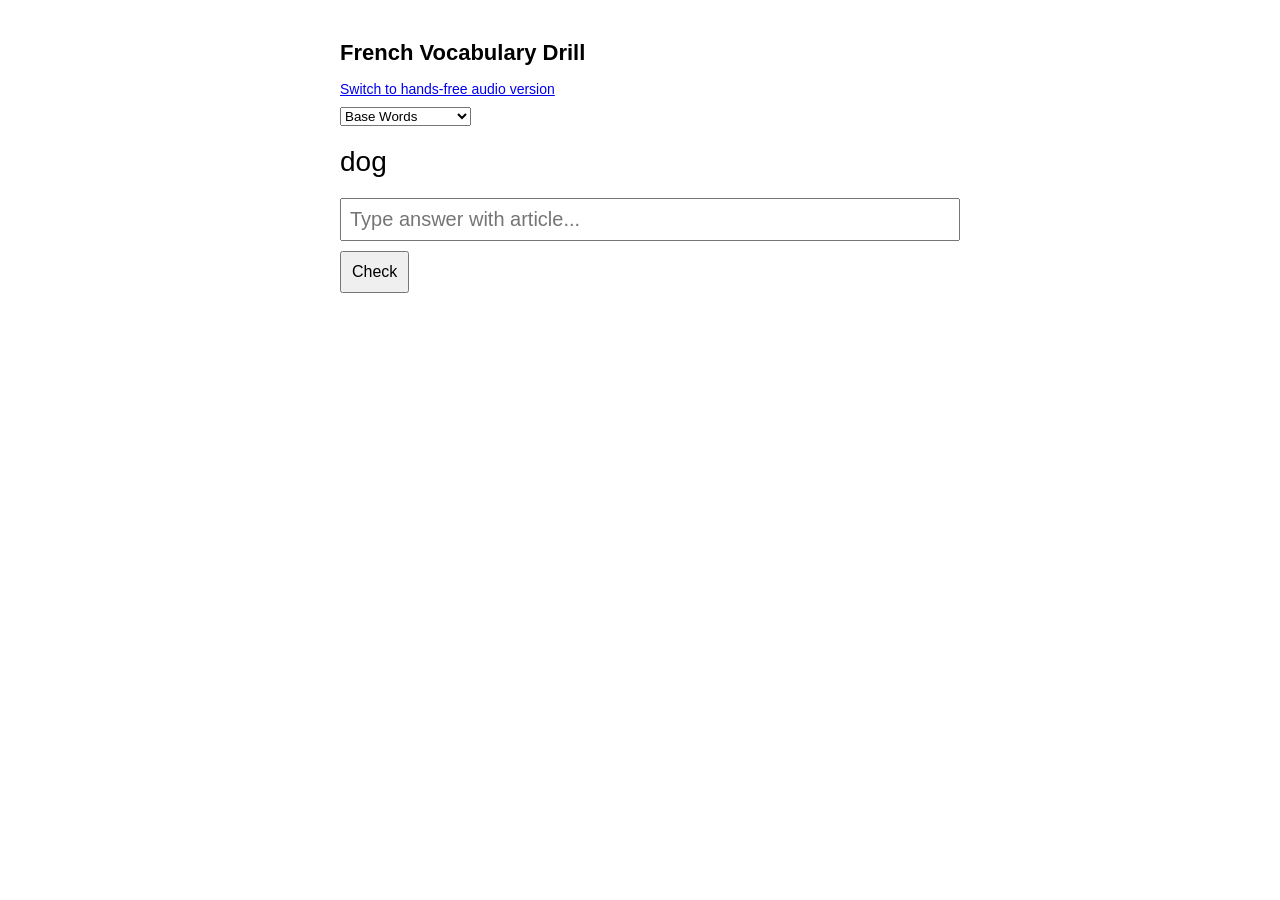
<file: french/french_vocab_drill.html>
<!DOCTYPE html>
<html lang="en">
<head>
<meta charset="UTF-8">
<title>French Vocab Drill</title>
<style>
  body { font-family: Arial; max-width: 600px; margin: 40px auto; }
  h1 { font-size: 22px; }
  .prompt { font-size: 28px; margin: 20px 0; }
  input { font-size: 20px; padding: 8px; width: 100%; }
  button { margin-top: 10px; padding: 10px; font-size: 16px; }
  .result { margin-top: 15px; font-weight: bold; }
  .alt { color: #555; font-size: 14px; margin-top: 5px; }
</style>
</head>
<body>

<h1>French Vocabulary Drill</h1>
<div style="font-size:14px;margin-bottom:10px;"><a href="french_audio_drill.html">Switch to hands-free audio version</a></div>

<select id="dataset" onchange="loadWords()">
  <option value="base_words.json">Base Words</option>
  <option value="gospel_phrases.json">Gospel Phrases</option>
  <option value="verb_conjugations.json">Verb Conjugations</option>
  <option value="french_verb_infinitives.json">Verb Infinitives</option>
</select>

<div class="prompt" id="prompt"></div>

<input id="answer" placeholder="Type answer with article..." onkeydown="handleKey(event)" />
<button onclick="checkAnswer()">Check</button>

<div class="result" id="result"></div>
<div class="alt" id="alts"></div>

<script>

// DATASET (expandable to 1000 easily)
let words = [];
let current = null;

async function loadWords() {
  const file = document.getElementById("dataset").value;

  const response = await fetch(file);
  const data = await response.json();

  words = data.map((item, i) => ({
    id: i,
    en: item.en,
    fr: item.fr,
    correct: 0
  }));

  nextWord();
}



// Normalize helper
function normalize(str) {
  return str.toLowerCase()
            .trim()
            .replace(/’/g, "'"); // normalize apostrophes
}


function nextWord() {
  document.getElementById("answer").value = "";
  document.getElementById("result").textContent = "";
  document.getElementById("alts").textContent = "";

  current = words[Math.floor(Math.random() * words.length)];
  document.getElementById("prompt").textContent = current.en;
}

function checkAnswer() {
  const user = normalize(document.getElementById("answer").value);
  const correctAnswers = current.fr.map(normalize);

  const resultEl = document.getElementById("result");
  const altEl = document.getElementById("alts");

  const isCorrect = correctAnswers.includes(user);
  const hasMultiple = current.fr.length > 1;

  if (isCorrect) {
    resultEl.textContent = "✅ Correct";

    // Show alternatives if multiple answers exist
    if (hasMultiple) {
      altEl.textContent = "Also: " + current.fr.join(" / ");
    } else {
      altEl.textContent = "";
    }
  } else {
    resultEl.textContent = "❌ Incorrect";
    altEl.textContent = "✅ " + current.fr.join(" / ");
  }

  // Longer delay if showing multiple answers
  const delay = (isCorrect && hasMultiple) || !isCorrect ? 2200 : 1200;

  setTimeout(nextWord, delay);
}


window.onload = loadWords;

function handleKey(event) {
  if (event.key === "Enter") {
    checkAnswer();
  }
}
</script>

</body>
</html>
</file>
<file: scorekeeper/styles.css>
:root {
  --bg: #14161f;
  --bg-elevated: #1d2030;
  --bg-card: #242739;
  --bg-input: #2b2f45;
  --text: #f2f3f7;
  --text-dim: #9aa0b4;
  --accent: #5b8def;
  --accent-2: #37c99a;
  --danger: #ef5b5b;
  --border: #343850;
  --radius: 14px;
  --safe-top: env(safe-area-inset-top, 0px);
  --safe-bottom: env(safe-area-inset-bottom, 0px);
  color-scheme: dark;
}

* { box-sizing: border-box; -webkit-tap-highlight-color: transparent; }

html, body {
  height: 100%;
  margin: 0;
  background: var(--bg);
  color: var(--text);
  font-family: -apple-system, BlinkMacSystemFont, "Segoe UI", Roboto, Helvetica, Arial, sans-serif;
  overscroll-behavior-y: none;
  -webkit-user-select: none;
  user-select: none;
}

input, textarea {
  -webkit-user-select: text;
  user-select: text;
}

#app {
  display: flex;
  flex-direction: column;
  height: 100%;
  max-width: 640px;
  margin: 0 auto;
}

button {
  font-family: inherit;
  color: inherit;
  border: none;
  cursor: pointer;
  background: none;
}

.header {
  display: flex;
  align-items: center;
  justify-content: space-between;
  gap: 10px;
  padding: calc(14px + var(--safe-top)) 16px 12px;
  background: var(--bg-elevated);
  border-bottom: 1px solid var(--border);
  position: sticky;
  top: 0;
  z-index: 20;
}

.header h1 {
  font-size: 19px;
  margin: 0;
  font-weight: 700;
}

.header-actions { display: flex; gap: 8px; align-items: center; }

.icon-btn {
  width: 40px;
  height: 40px;
  border-radius: 50%;
  background: var(--bg-card);
  display: flex;
  align-items: center;
  justify-content: center;
  font-size: 20px;
  flex-shrink: 0;
}
.icon-btn:active { background: var(--accent); }

.icon-btn.primary {
  background: var(--accent);
  color: white;
}

.back-btn {
  font-size: 15px;
  color: var(--accent);
  padding: 6px 4px;
  font-weight: 600;
}

.scroll-area {
  flex: 1;
  overflow-y: auto;
  -webkit-overflow-scrolling: touch;
  padding-bottom: calc(20px + var(--safe-bottom));
}

/* ---------- Roster list ---------- */

.sort-row {
  display: grid;
  grid-template-columns: 56px 1fr 74px;
  gap: 10px;
  padding: 8px 16px;
  font-size: 12px;
  color: var(--text-dim);
  text-transform: uppercase;
  letter-spacing: 0.04em;
  position: sticky;
  top: 0;
  background: var(--bg);
  z-index: 10;
}
.sort-row button {
  display: flex;
  align-items: center;
  gap: 3px;
  color: var(--text-dim);
  font-size: 12px;
  text-transform: uppercase;
  letter-spacing: 0.04em;
  padding: 4px 0;
}
.sort-row button.active { color: var(--accent); font-weight: 700; }
.sort-arrow { font-size: 10px; }

.player-row {
  display: grid;
  grid-template-columns: 56px 1fr 74px;
  align-items: center;
  gap: 10px;
  padding: 10px 16px;
  border-bottom: 1px solid var(--border);
}
.player-row:active { background: var(--bg-card); }

.avatar {
  width: 44px;
  height: 44px;
  border-radius: 50%;
  display: flex;
  align-items: center;
  justify-content: center;
  font-weight: 700;
  font-size: 15px;
  color: white;
  overflow: hidden;
  white-space: nowrap;
  text-overflow: clip;
  flex-shrink: 0;
}

.player-name { font-size: 16px; font-weight: 600; }
.player-sub { font-size: 12px; color: var(--text-dim); margin-top: 2px; }

.stat-col { text-align: right; font-size: 14px; color: var(--text-dim); font-variant-numeric: tabular-nums; }
.stat-col b { color: var(--text); }

.empty-state {
  text-align: center;
  color: var(--text-dim);
  padding: 60px 30px;
  font-size: 15px;
  line-height: 1.5;
}

.fab-wrap {
  padding: 12px 16px calc(12px + var(--safe-bottom));
  background: var(--bg-elevated);
  border-top: 1px solid var(--border);
}

.btn {
  display: block;
  width: 100%;
  text-align: center;
  padding: 14px;
  border-radius: 12px;
  background: var(--accent);
  color: white;
  font-size: 16px;
  font-weight: 700;
}
.btn:disabled { opacity: 0.4; }
.btn.secondary { background: var(--bg-card); color: var(--text); }
.btn.danger { background: var(--danger); color: white; }
.btn.ghost { background: none; border: 1px solid var(--border); color: var(--text); }

/* ---------- Modal ---------- */

.modal-backdrop {
  position: fixed;
  inset: 0;
  background: rgba(0,0,0,0.55);
  display: flex;
  align-items: flex-end;
  z-index: 100;
}
.modal-backdrop.center { align-items: center; padding: 20px; }

.modal {
  background: var(--bg-elevated);
  width: 100%;
  max-height: 85vh;
  overflow-y: auto;
  border-radius: 20px 20px 0 0;
  padding: 20px 18px calc(20px + var(--safe-bottom));
}
.modal-backdrop.center .modal {
  border-radius: 18px;
  max-width: 420px;
  margin: 0 auto;
}

.modal h2 { margin: 0 0 16px; font-size: 18px; }

.field { margin-bottom: 16px; }
.field label {
  display: block;
  font-size: 12px;
  color: var(--text-dim);
  text-transform: uppercase;
  letter-spacing: 0.04em;
  margin-bottom: 6px;
}
.field input[type=text], .field input[type=number] {
  width: 100%;
  padding: 12px 14px;
  border-radius: 10px;
  border: 1px solid var(--border);
  background: var(--bg-input);
  color: var(--text);
  font-size: 16px;
}

.color-grid {
  display: flex;
  flex-wrap: wrap;
  gap: 10px;
}
.color-swatch {
  width: 34px;
  height: 34px;
  border-radius: 50%;
  border: 2px solid transparent;
}
.color-swatch.selected { border-color: var(--text); }

.modal-actions { display: flex; gap: 10px; margin-top: 6px; }
.modal-actions .btn { flex: 1; }

/* ---------- New game setup ---------- */

.setup-section-title {
  font-size: 12px;
  text-transform: uppercase;
  letter-spacing: 0.05em;
  color: var(--text-dim);
  padding: 14px 16px 6px;
}

.win-toggle {
  display: flex;
  gap: 8px;
  padding: 0 16px 12px;
}
.win-toggle button {
  flex: 1;
  padding: 10px;
  border-radius: 10px;
  background: var(--bg-card);
  border: 1px solid var(--border);
  font-size: 14px;
  font-weight: 600;
}
.win-toggle button.selected { background: var(--accent); border-color: var(--accent); color: white; }

.solo-note {
  margin: 0 16px 12px;
  padding: 10px 12px;
  background: var(--bg-card);
  border-radius: 10px;
  font-size: 13px;
  color: var(--text-dim);
}

.active-players-panel {
  margin: 0 16px 14px;
  background: var(--bg-card);
  border-radius: var(--radius);
  padding: 6px 0;
}
.active-players-panel .empty-state { padding: 24px 16px; font-size: 14px; }

.active-player-row {
  display: flex;
  align-items: center;
  gap: 10px;
  padding: 8px 12px;
}
.active-player-row + .active-player-row { border-top: 1px solid var(--border); }
.active-player-row.dragging { opacity: 0.35; }
.active-player-row .drag-handle {
  font-size: 18px;
  color: var(--text-dim);
  padding: 6px;
  touch-action: none;
}
.active-player-row .name { flex: 1; font-size: 15px; font-weight: 600; }
.active-player-row .arrows { display: flex; flex-direction: column; }
.active-player-row .arrows button { font-size: 13px; padding: 2px 6px; color: var(--text-dim); }
.active-player-row .remove-btn { font-size: 18px; color: var(--danger); padding: 6px; }

.roster-pick-row {
  display: grid;
  grid-template-columns: 44px 1fr 68px;
  align-items: center;
  gap: 10px;
  padding: 9px 16px;
  border-bottom: 1px solid var(--border);
}
.roster-pick-row.selected { background: rgba(91,141,239,0.12); }
.roster-pick-row .avatar { width: 38px; height: 38px; font-size: 13px; }

.drag-ghost {
  position: fixed;
  pointer-events: none;
  z-index: 200;
  opacity: 0.9;
  transform: translate(-50%, -50%);
}

/* ---------- Active game ---------- */

.game-toolbar {
  display: flex;
  align-items: center;
  justify-content: space-between;
  gap: 10px;
  padding: 10px 16px;
  background: var(--bg-elevated);
  border-bottom: 1px solid var(--border);
}
.game-toolbar .round-label { font-size: 14px; color: var(--text-dim); font-weight: 600; }
.orientation-toggle { display: flex; background: var(--bg-card); border-radius: 10px; padding: 3px; }
.orientation-toggle button { padding: 6px 10px; border-radius: 8px; font-size: 13px; }
.orientation-toggle button.selected { background: var(--accent); color: white; }

.score-table-wrap {
  overflow: auto;
  -webkit-overflow-scrolling: touch;
  padding: 10px;
}
table.score-table {
  border-collapse: collapse;
  width: 100%;
  min-width: 100%;
}
table.score-table th, table.score-table td {
  border: 1px solid var(--border);
  text-align: center;
  padding: 0;
  min-width: 58px;
}
table.score-table th.row-head, table.score-table td.row-head {
  min-width: 84px;
  text-align: left;
  padding-left: 8px;
  position: sticky;
  left: 0;
  background: var(--bg);
  z-index: 3;
}
table.score-table thead th {
  position: sticky;
  top: 0;
  background: var(--bg);
  z-index: 2;
  padding: 8px 4px;
}
table.score-table thead th.row-head { z-index: 4; }

.th-player {
  display: flex;
  flex-direction: column;
  align-items: center;
  gap: 4px;
  padding: 6px 2px;
}
.th-player .avatar { width: 34px; height: 34px; font-size: 12px; }
.th-player .pname { font-size: 11px; color: var(--text-dim); max-width: 60px; overflow: hidden; text-overflow: ellipsis; white-space: nowrap; }

.score-cell {
  height: 46px;
  font-size: 16px;
  font-variant-numeric: tabular-nums;
  font-weight: 600;
  color: var(--text);
}
.score-cell.empty { color: var(--text-dim); font-weight: 400; }
.score-cell button {
  width: 100%;
  height: 100%;
  font: inherit;
  color: inherit;
  font-weight: inherit;
}
.score-cell.total-cell { background: var(--bg-card); font-weight: 800; }
.round-head-cell { font-size: 12px; color: var(--text-dim); padding: 6px 2px; }

.score-cell.editing {
  outline: 2px solid var(--accent);
  outline-offset: -2px;
  background: rgba(91,141,239,0.16);
  color: var(--accent);
}

.add-round-row button, .add-round-col {
  color: var(--accent);
  font-weight: 700;
  font-size: 20px;
}

/* ---------- Docked score keypad (stays open, no modal) ---------- */
.keypad-bar {
  background: var(--bg-elevated);
  border-top: 1px solid var(--border);
  padding: 10px 14px calc(10px + var(--safe-bottom));
  flex-shrink: 0;
}
.keypad-bar-header {
  display: flex;
  justify-content: space-between;
  align-items: baseline;
  font-size: 13px;
  color: var(--text-dim);
  margin-bottom: 8px;
}
.keypad-bar-header .live-value {
  font-size: 22px;
  font-weight: 800;
  color: var(--text);
  font-variant-numeric: tabular-nums;
}
.keypad-bar-grid {
  display: grid;
  grid-template-columns: repeat(3, 1fr);
  gap: 6px;
  margin-bottom: 8px;
}
.keypad-bar-grid button {
  padding: 13px 0;
  font-size: 18px;
  font-weight: 700;
  background: var(--bg-card);
  border-radius: 9px;
}
.keypad-bar-grid button:active { background: var(--accent); }
.keypad-bar-grid button.selected-toggle { background: var(--accent); color: white; }
.keypad-bar-actions { display: flex; gap: 8px; }
.keypad-bar-actions button {
  flex: 1;
  padding: 12px;
  border-radius: 9px;
  font-weight: 700;
  font-size: 15px;
}
.keypad-bar-actions .scratch-btn { background: var(--bg-card); color: var(--text); }
.keypad-bar-actions .done-btn { background: var(--accent); color: white; }

/* ---------- Results ---------- */

.results-list { padding: 6px 16px; }
.result-row {
  display: flex;
  align-items: center;
  gap: 12px;
  padding: 12px 0;
  border-bottom: 1px solid var(--border);
}
.result-rank {
  font-size: 20px;
  font-weight: 800;
  color: var(--text-dim);
  width: 30px;
  text-align: center;
}
.result-row.winner .result-rank { color: #ffd166; }
.result-row.winner .player-name { color: #ffd166; }
.result-score { font-size: 20px; font-weight: 800; font-variant-numeric: tabular-nums; }
.trophy { margin-left: 4px; }

/* ---------- Menu ---------- */
.menu-list { display: flex; flex-direction: column; gap: 8px; }
.menu-list button {
  display: flex;
  align-items: center;
  gap: 10px;
  padding: 14px;
  border-radius: 10px;
  background: var(--bg-card);
  font-size: 15px;
  font-weight: 600;
  text-align: left;
}

.stat-detail-list { padding: 4px 0; }
.stat-detail-row {
  display: flex;
  justify-content: space-between;
  padding: 8px 0;
  border-bottom: 1px solid var(--border);
  font-size: 14px;
}
.stat-detail-row .gname { color: var(--text); }
.stat-detail-row .gnums { color: var(--text-dim); }

.toast {
  position: fixed;
  bottom: calc(20px + var(--safe-bottom));
  left: 50%;
  transform: translateX(-50%);
  background: var(--bg-card);
  color: var(--text);
  padding: 10px 18px;
  border-radius: 20px;
  font-size: 14px;
  z-index: 300;
  box-shadow: 0 4px 16px rgba(0,0,0,0.4);
}

datalist {}
</file>
